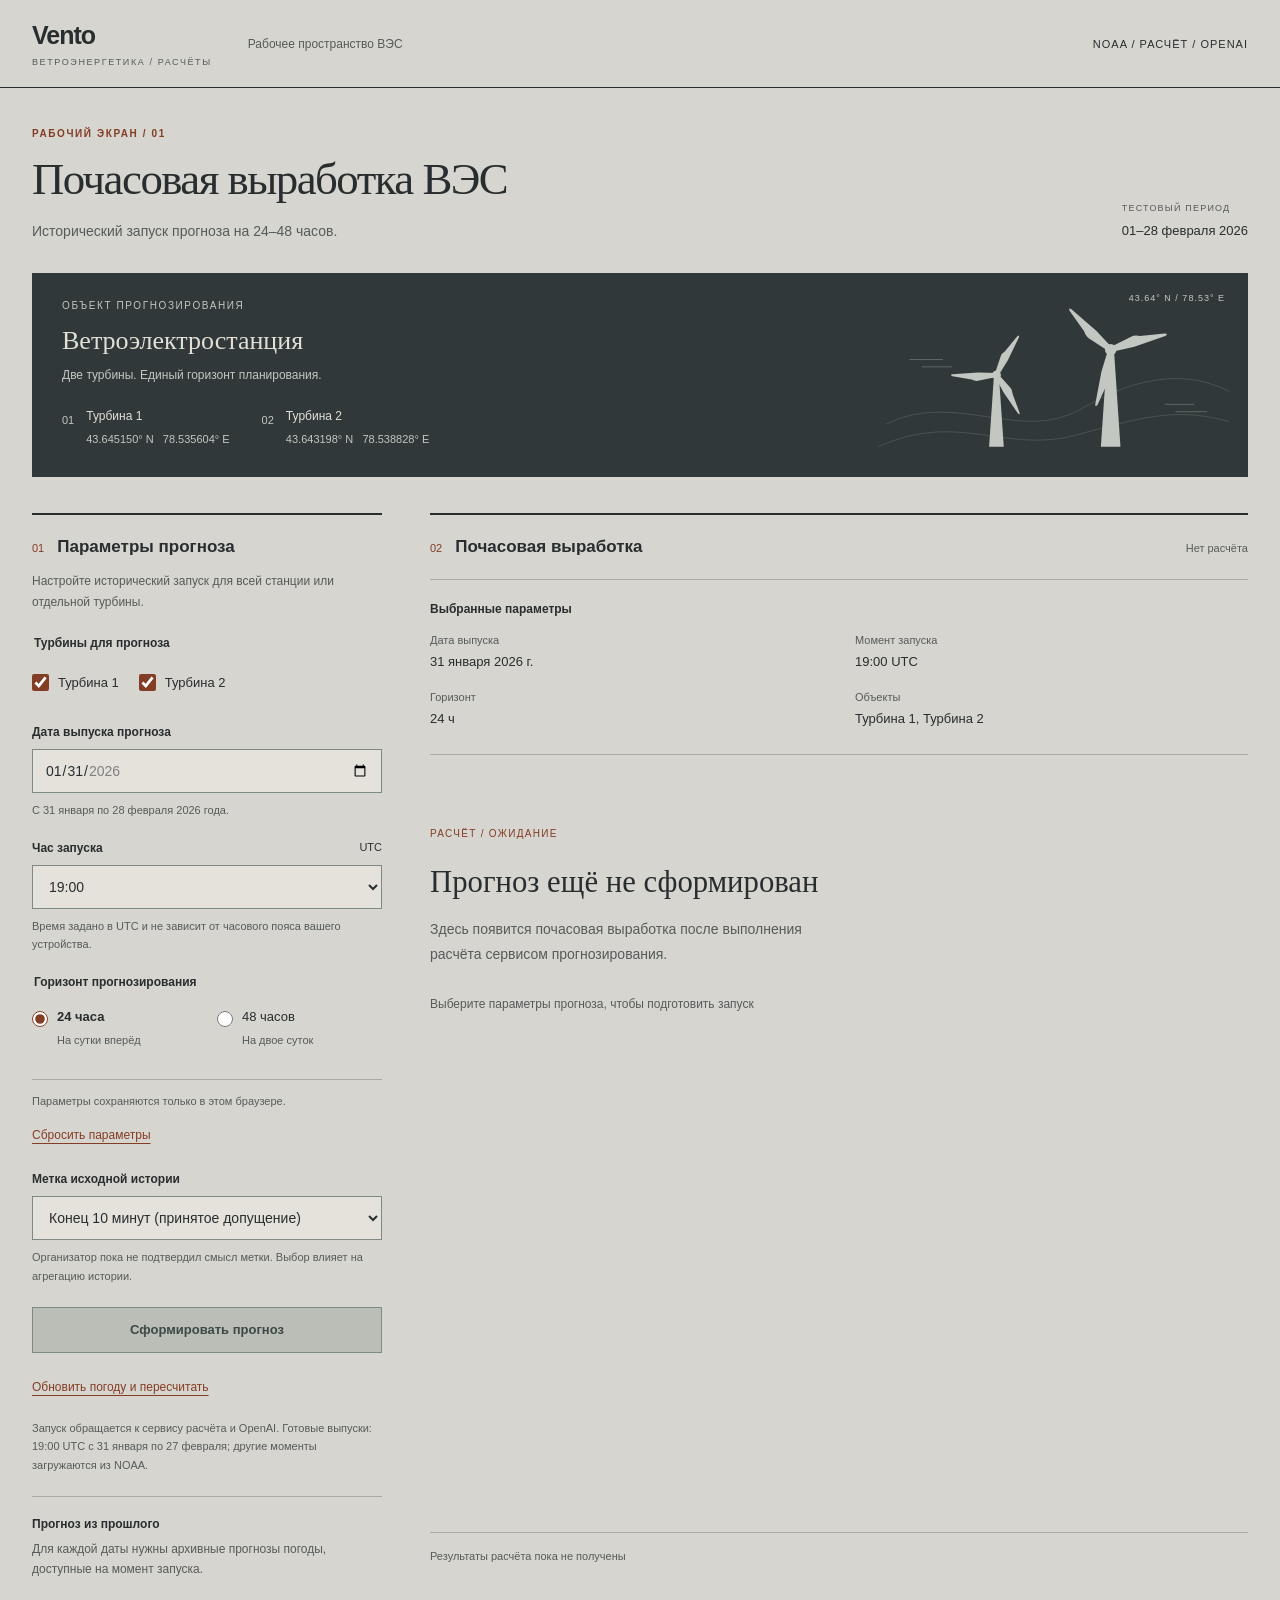
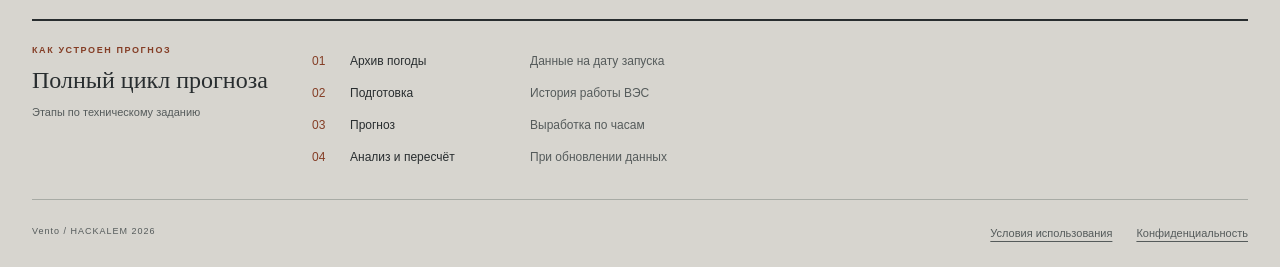
<file: ui/index.html>
<!doctype html>
<html lang="ru">
  <head>
    <meta charset="UTF-8">
    <meta name="viewport" content="width=device-width, initial-scale=1">
    <meta name="color-scheme" content="light">
    <title>Vento · почасовая выработка ВЭС</title>
    <link rel="stylesheet" href="./styles.css">
    <script type="module" src="./boot.mjs"></script>
  </head>
  <body>
    <a class="skip-link" href="#main">К содержимому</a>
    <header class="topbar">
      <a class="brand" href="./" aria-label="Vento, главная"><span>Vento<span class="brand-caption">ВЕТРОЭНЕРГЕТИКА / РАСЧЁТЫ</span></span></a>
      <span class="workspace-label">Рабочее пространство ВЭС</span>
      <span class="status">NOAA / расчёт / OpenAI</span>
    </header>
    <main id="main">
      <div class="page-heading">
        <div><p class="eyebrow">РАБОЧИЙ ЭКРАН / 01</p><h1>Почасовая выработка ВЭС</h1><p class="lead">Исторический запуск прогноза на 24–48 часов.</p></div>
        <div class="period-tag"><span>ТЕСТОВЫЙ ПЕРИОД</span><strong>01–28 февраля 2026</strong></div>
      </div>
      <section class="station-card" aria-labelledby="station-title">
        <div class="station-description">
          <p class="eyebrow">ОБЪЕКТ ПРОГНОЗИРОВАНИЯ</p><h2 id="station-title">Ветроэлектростанция</h2><p>Две турбины. Единый горизонт планирования.</p>
          <div class="turbines">
            <div><span class="turbine-number">01</span><div><strong>Турбина 1</strong><span>43.645150° N &nbsp; 78.535604° E</span></div></div>
            <div><span class="turbine-number">02</span><div><strong>Турбина 2</strong><span>43.643198° N &nbsp; 78.538828° E</span></div></div>
          </div>
        </div>
        <div class="station-art" aria-hidden="true">
          <svg viewBox="0 0 430 250" fill="none">
            <defs>
              <g id="turbine-rotor" fill="currentColor">
                <path id="turbine-blade" d="M-3 0  -9-29 Q-10-33-7-39 L-2-69 Q0-74 1-69 L4-29 3 0Z"/>
                <use href="#turbine-blade" transform="rotate(120)"/>
                <use href="#turbine-blade" transform="rotate(240)"/>
                <circle r="7"/>
              </g>
            </defs>
            <path d="M10 185C95 143 175 210 250 166s133-45 180-21M0 213c100-45 155 10 245-15s125-32 185-16" stroke="currentColor" opacity=".22"/>
            <path d="M142 125h6l6 88h-18Z M281 94h8l8 119h-24Z" fill="currentColor"/>
            <g transform="translate(145 125) scale(.78)">
              <g class="turbine-spin turbine-spin-small"><use href="#turbine-rotor" transform="rotate(30)"/></g>
            </g>
            <g transform="translate(285 94)">
              <g class="turbine-spin"><use href="#turbine-rotor" transform="rotate(-45)"/></g>
            </g>
            <g stroke="currentColor" stroke-linecap="round" opacity=".4">
              <path class="wind-flow" d="M39 106h40m-25 9h36"/>
              <path class="wind-flow wind-flow-late" d="M352 161h35m-22 9h38"/>
            </g>
          </svg><span>43.64° N / 78.53° E</span>
        </div>
      </section>
      <div class="workspace-grid">
        <section class="panel settings" aria-labelledby="settings-title">
          <div class="section-heading"><span class="step">01</span><h2 id="settings-title">Параметры прогноза</h2></div>
          <p class="section-description">Настройте исторический запуск для всей станции или отдельной турбины.</p>
          <form id="forecast-form" novalidate inert>
            <fieldset class="turbine-fieldset">
              <legend class="field-label">Турбины для прогноза</legend>
              <div class="turbine-options">
                <label><input type="checkbox" name="turbine" value="turbine_1" checked aria-describedby="turbines-error"><span>Турбина 1</span></label>
                <label><input type="checkbox" name="turbine" value="turbine_2" checked aria-describedby="turbines-error"><span>Турбина 2</span></label>
              </div>
              <p id="turbines-error" class="form-error" role="alert" hidden></p>
            </fieldset>
            <label class="field-label" for="issue-date">Дата выпуска прогноза</label>
            <input id="issue-date" name="issue-date" type="date" value="2026-01-31" min="2026-01-31" max="2026-02-28" required aria-describedby="date-hint date-error">
            <p id="date-error" class="form-error" role="alert" hidden></p>
            <p class="hint" id="date-hint">С 31 января по 28 февраля 2026 года.</p>
            <label class="field-label" for="issue-hour">Час запуска <span class="timezone-label">UTC</span></label>
            <select id="issue-hour" name="issue-hour" required aria-describedby="hour-hint hour-error"></select>
            <p id="hour-error" class="form-error" role="alert" hidden></p>
            <p class="hint" id="hour-hint">Время задано в UTC и не зависит от часового пояса вашего устройства.</p>
            <fieldset><legend class="field-label">Горизонт прогнозирования</legend><div class="horizon-options">
              <label><input type="radio" name="horizon" value="24" checked aria-describedby="horizon-error"><span><strong>24 часа</strong><small>На сутки вперёд</small></span></label>
              <label><input type="radio" name="horizon" value="48" aria-describedby="horizon-error"><span><strong>48 часов</strong><small>На двое суток</small></span></label>
            </div><p id="horizon-error" class="form-error" role="alert" hidden></p></fieldset>
            <div class="draft-controls"><p id="storage-status" class="hint" role="status"></p><button type="button" id="reset-selection" class="reset-button">Сбросить параметры</button></div>
            <label class="field-label" for="timestamp-role">Метка исходной истории</label>
            <select id="timestamp-role" name="timestamp-role"><option value="end" selected>Конец 10 минут (принятое допущение)</option><option value="start">Начало 10 минут (допущение)</option></select>
            <p class="hint">Организатор пока не подтвердил смысл метки. Выбор влияет на агрегацию истории.</p>
            <button class="run-button" type="submit" disabled aria-describedby="connection-hint">Сформировать прогноз</button>
            <button class="reset-button" id="refresh-weather" type="button">Обновить погоду и пересчитать</button>
            <p class="hint connection-hint" id="connection-hint">Запуск обращается к сервису расчёта и OpenAI. Готовые выпуски: 19:00 UTC с 31 января по 27 февраля; другие моменты загружаются из NOAA.</p>
          </form>
          <noscript><p class="form-error">Включите JavaScript, чтобы выбирать параметры прогноза.</p></noscript>
          <aside class="method-note"><strong>Прогноз из прошлого</strong><p>Для каждой даты нужны архивные прогнозы погоды, доступные на момент запуска.</p></aside>
        </section>
        <section class="panel results" aria-labelledby="results-title">
          <div class="results-heading"><div class="section-heading"><span class="step">02</span><h2 id="results-title">Почасовая выработка</h2></div><span class="neutral-tag">Нет расчёта</span></div>
          <div class="selection-preview" id="selection-region" aria-busy="false">
            <h3>Выбранные параметры</h3>
            <div id="selection-loading" class="skeleton" role="status" hidden>
              <span class="visually-hidden">Загружаем форму и восстанавливаем параметры.</span>
              <div aria-hidden="true"><span></span><span></span><span></span><span></span></div>
            </div>
            <dl id="selection-summary" hidden>
              <div><dt>Дата выпуска</dt><dd id="preview-date"></dd></div>
              <div><dt>Момент запуска</dt><dd id="preview-time"></dd></div>
              <div><dt>Горизонт</dt><dd id="preview-horizon"></dd></div>
              <div><dt>Объекты</dt><dd id="preview-turbines"></dd></div>
            </dl>
            <p id="selection-empty">Заполните параметры запуска, чтобы увидеть сводку.</p>
            <p id="selection-announcement" class="visually-hidden" role="status" aria-live="polite"></p>
          </div>
          <div class="empty-state">
            <p class="empty-index" aria-hidden="true">РАСЧЁТ / ОЖИДАНИЕ</p>
            <h3>Прогноз ещё не сформирован</h3><p>Здесь появится почасовая выработка после выполнения расчёта сервисом прогнозирования.</p>
            <span class="empty-caption">Выберите параметры прогноза, чтобы подготовить запуск</span>
          </div>
          <p id="run-status" role="status" aria-live="polite"></p>
          <div id="forecast-output" hidden></div>
          <div class="result-footer">Результаты расчёта пока не получены</div>
        </section>
      </div>
      <section class="process" aria-labelledby="process-title">
        <div class="process-intro"><p class="eyebrow">КАК УСТРОЕН ПРОГНОЗ</p><h2 id="process-title">Полный цикл прогноза</h2><p>Этапы по техническому заданию</p></div>
        <ol><li><span>01</span><strong>Архив погоды</strong><small>Данные на дату запуска</small></li><li><span>02</span><strong>Подготовка</strong><small>История работы ВЭС</small></li><li><span>03</span><strong>Прогноз</strong><small>Выработка по часам</small></li><li><span>04</span><strong>Анализ и пересчёт</strong><small>При обновлении данных</small></li></ol>
      </section>
      <footer class="page-footer"><span>Vento / HACKALEM 2026</span><nav aria-label="Документы сайта"><a href="./terms.html">Условия использования</a><a href="./privacy.html">Конфиденциальность</a></nav></footer>
    </main>
  </body>
</html>
</file>
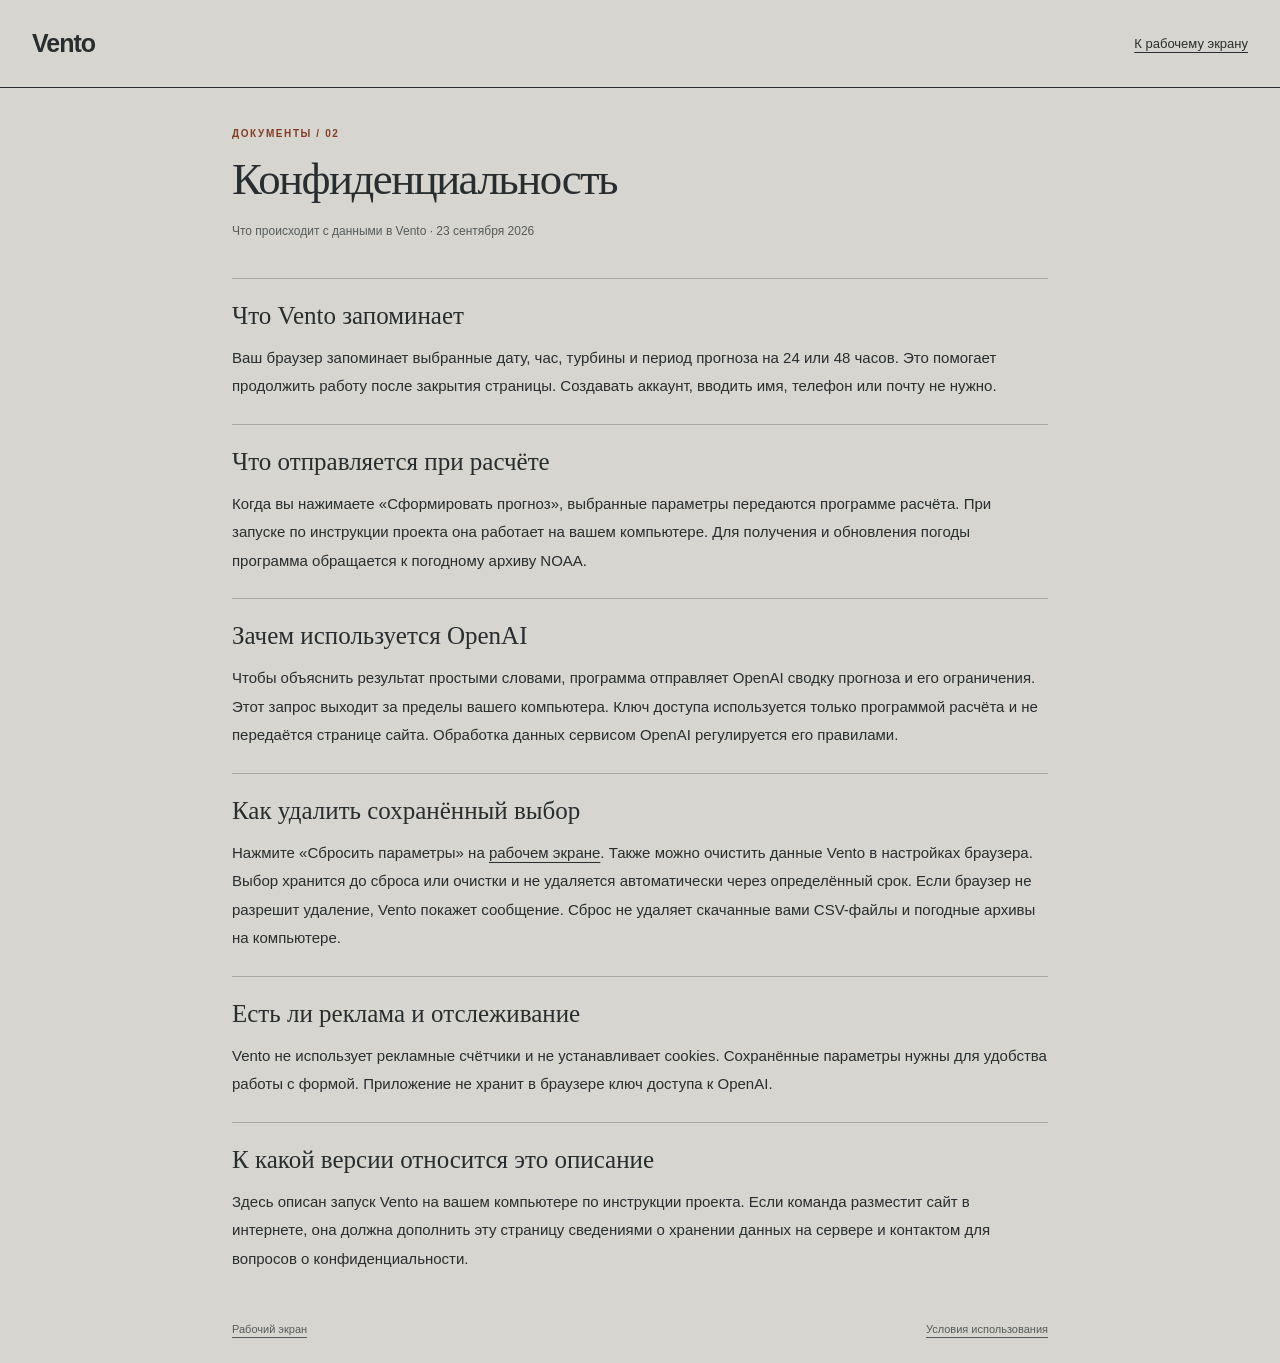
<file: ui/privacy.html>
<!doctype html>
<html lang="ru">
<head>
  <meta charset="UTF-8">
  <meta name="viewport" content="width=device-width, initial-scale=1">
  <title>Конфиденциальность · Vento</title>
  <link rel="stylesheet" href="./styles.css">
</head>
<body>
  <a class="skip-link" href="#main">К содержимому</a>
  <header class="topbar"><a class="brand" href="./">Vento</a><a class="back-link" href="./">К рабочему экрану</a></header>
  <main id="main" class="document-page">
    <p class="eyebrow">ДОКУМЕНТЫ / 02</p>
    <h1>Конфиденциальность</h1>
    <p class="document-meta">Что происходит с данными в Vento · 23 сентября 2026</p>
    <section><h2>Что Vento запоминает</h2><p>Ваш браузер запоминает выбранные дату, час, турбины и период прогноза на 24 или 48 часов. Это помогает продолжить работу после закрытия страницы. Создавать аккаунт, вводить имя, телефон или почту не нужно.</p></section>
    <section><h2>Что отправляется при расчёте</h2><p>Когда вы нажимаете «Сформировать прогноз», выбранные параметры передаются программе расчёта. При запуске по инструкции проекта она работает на вашем компьютере. Для получения и обновления погоды программа обращается к погодному архиву NOAA.</p></section>
    <section><h2>Зачем используется OpenAI</h2><p>Чтобы объяснить результат простыми словами, программа отправляет OpenAI сводку прогноза и его ограничения. Этот запрос выходит за пределы вашего компьютера. Ключ доступа используется только программой расчёта и не передаётся странице сайта. Обработка данных сервисом OpenAI регулируется его правилами.</p></section>
    <section><h2>Как удалить сохранённый выбор</h2><p>Нажмите «Сбросить параметры» на <a href="./#forecast-form">рабочем экране</a>. Также можно очистить данные Vento в настройках браузера. Выбор хранится до сброса или очистки и не удаляется автоматически через определённый срок. Если браузер не разрешит удаление, Vento покажет сообщение. Сброс не удаляет скачанные вами CSV-файлы и погодные архивы на компьютере.</p></section>
    <section><h2>Есть ли реклама и отслеживание</h2><p>Vento не использует рекламные счётчики и не устанавливает cookies. Сохранённые параметры нужны для удобства работы с формой. Приложение не хранит в браузере ключ доступа к OpenAI.</p></section>
    <section><h2>К какой версии относится это описание</h2><p>Здесь описан запуск Vento на вашем компьютере по инструкции проекта. Если команда разместит сайт в интернете, она должна дополнить эту страницу сведениями о хранении данных на сервере и контактом для вопросов о конфиденциальности.</p></section>
    <footer class="page-footer"><a href="./">Рабочий экран</a><a href="./terms.html">Условия использования</a></footer>
  </main>
</body>
</html>
</file>
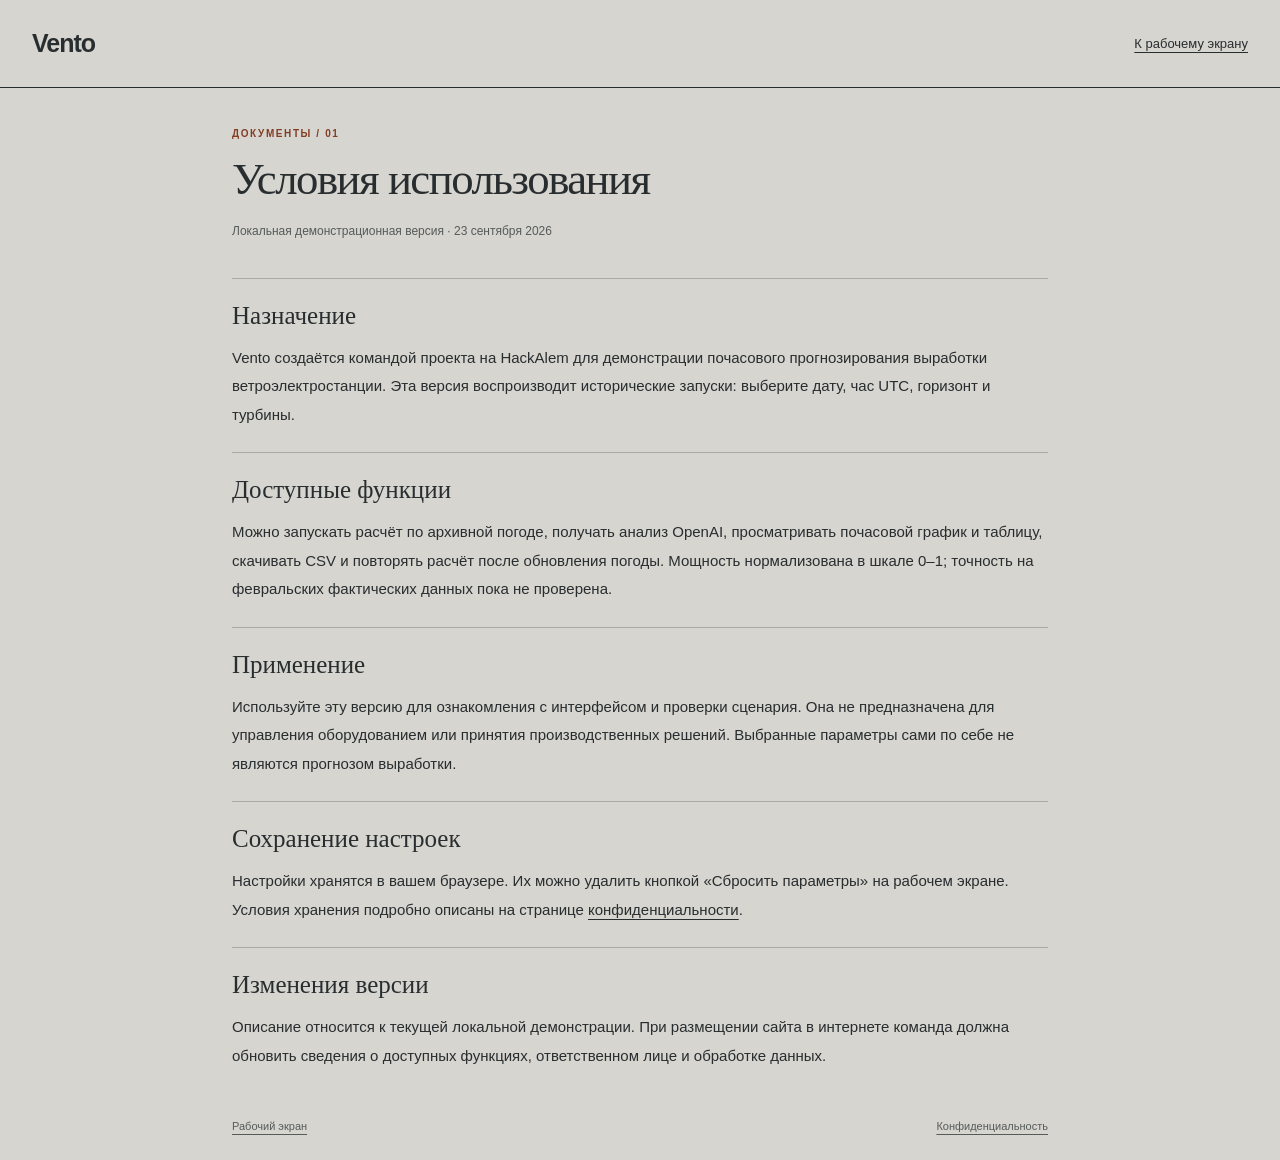
<file: ui/terms.html>
<!doctype html>
<html lang="ru">
<head>
  <meta charset="UTF-8">
  <meta name="viewport" content="width=device-width, initial-scale=1">
  <title>Условия использования · Vento</title>
  <link rel="stylesheet" href="./styles.css">
</head>
<body>
  <a class="skip-link" href="#main">К содержимому</a>
  <header class="topbar"><a class="brand" href="./">Vento</a><a class="back-link" href="./">К рабочему экрану</a></header>
  <main id="main" class="document-page">
    <p class="eyebrow">ДОКУМЕНТЫ / 01</p>
    <h1>Условия использования</h1>
    <p class="document-meta">Локальная демонстрационная версия · 23 сентября 2026</p>
    <section><h2>Назначение</h2><p>Vento создаётся командой проекта на HackAlem для демонстрации почасового прогнозирования выработки ветроэлектростанции. Эта версия воспроизводит исторические запуски: выберите дату, час UTC, горизонт и турбины.</p></section>
    <section><h2>Доступные функции</h2><p>Можно запускать расчёт по архивной погоде, получать анализ OpenAI, просматривать почасовой график и таблицу, скачивать CSV и повторять расчёт после обновления погоды. Мощность нормализована в шкале 0–1; точность на февральских фактических данных пока не проверена.</p></section>
    <section><h2>Применение</h2><p>Используйте эту версию для ознакомления с интерфейсом и проверки сценария. Она не предназначена для управления оборудованием или принятия производственных решений. Выбранные параметры сами по себе не являются прогнозом выработки.</p></section>
    <section><h2>Сохранение настроек</h2><p>Настройки хранятся в вашем браузере. Их можно удалить кнопкой «Сбросить параметры» на рабочем экране. Условия хранения подробно описаны на странице <a href="./privacy.html">конфиденциальности</a>.</p></section>
    <section><h2>Изменения версии</h2><p>Описание относится к текущей локальной демонстрации. При размещении сайта в интернете команда должна обновить сведения о доступных функциях, ответственном лице и обработке данных.</p></section>
    <footer class="page-footer"><a href="./">Рабочий экран</a><a href="./privacy.html">Конфиденциальность</a></footer>
  </main>
</body>
</html>
</file>
<file: ui/styles.css>
:root {
  font-family: Arial, Helvetica, sans-serif;
  color: #282d2f;
  background: #d7d5cf;
  font-synthesis: none;
  --paper: #d7d5cf;
  --field: #e5e2db;
  --ink: #282d2f;
  --muted: #555b5b;
  --line: #a8aba5;
  --accent: #843d25;
}
* { box-sizing: border-box; }
.power-chart { display: block; width: 100%; min-width: 260px; background: #fff; border: 1px solid #b8bec4; }
.power-chart text { fill: var(--muted); font-size: 12px; }
.table-scroll { overflow-x: auto; max-height: 450px; }
#forecast-output table { border-collapse: collapse; font-size: 12px; width: 100%; }
#forecast-output th, #forecast-output td { padding: 8px; border-bottom: 1px solid var(--line); text-align: left; white-space: nowrap; }
#forecast-output p, #forecast-output li, #run-status { font-size: 13px; line-height: 1.6; }
#forecast-output details { margin: 18px 0; }
#refresh-weather { margin-top: 12px; }
body { margin: 0; }
a { color: inherit; text-underline-offset: 4px; }
button, input, select { border-radius: 0; font: inherit; }
[hidden] { display: none !important; }
:focus-visible { outline: 2px solid var(--accent); outline-offset: 4px; }
.skip-link { position: absolute; left: 16px; top: -80px; padding: 12px; background: var(--field); z-index: 5; }
.skip-link:focus { top: 12px; }
.topbar { min-height: 88px; display: flex; align-items: center; gap: 36px; padding: 20px max(32px, calc((100vw - 1280px) / 2)); border-bottom: 1px solid var(--ink); }
.brand { font-size: 25px; font-weight: 700; letter-spacing: -1px; text-decoration: none; }
.brand-caption { display: block; margin-top: 7px; color: var(--muted); font-size: 9px; font-weight: 400; letter-spacing: 1.6px; }
.workspace-label { font-size: 12px; color: var(--muted); }
.status { margin-left: auto; font-size: 11px; text-transform: uppercase; letter-spacing: 1px; white-space: nowrap; }
main { max-width: 1344px; margin: auto; padding: 40px 32px 0; }
.page-heading { display: flex; justify-content: space-between; align-items: flex-end; gap: 30px; margin-bottom: 30px; }
.eyebrow { margin: 0 0 15px; font-size: 10px; font-weight: 700; letter-spacing: 1.6px; color: var(--accent); }
h1 { font-family: Georgia, 'Times New Roman', serif; font-size: clamp(30px, 3.5vw, 46px); font-weight: 400; line-height: 1.15; letter-spacing: -1.5px; margin: 0; }
.lead { font-size: 14px; color: var(--muted); line-height: 1.7; margin: 14px 0 0; }
.period-tag { padding-bottom: 4px; }
.period-tag span { display: block; font-size: 9px; letter-spacing: 1.2px; color: var(--muted); margin-bottom: 8px; }
.period-tag strong { font-size: 13px; white-space: nowrap; font-weight: 400; }
.station-card { display: flex; min-height: 204px; margin-bottom: 36px; background: #303839; color: #e2dfd6; overflow: hidden; }
.station-description { flex: 1; padding: 27px 30px; }
.station-card .eyebrow { color: #c2c7c1; font-weight: 400; }
.station-card h2 { font-family: Georgia, 'Times New Roman', serif; font-size: 26px; font-weight: 400; margin: 0; }
.station-description > p:not(.eyebrow) { font-size: 12px; line-height: 1.6; margin: 10px 0 23px; color: #c2c7c1; }
.turbines { display: flex; gap: 32px; flex-wrap: wrap; }
.turbines > div { display: flex; gap: 12px; align-items: center; }
.turbine-number { color: #c2c7c1; font-size: 11px; padding-bottom: 15px; }
.turbines strong { display: block; font-size: 12px; font-weight: 400; margin-bottom: 6px; }
.turbines div div span { color: #c2c7c1; font-size: 11px; font-variant-numeric: tabular-nums; }
.station-art { position: relative; width: 32%; min-width: 220px; color: #c2c7c1; }
.station-art svg { position: absolute; inset: 0; width: 100%; height: 100%; }
.station-art > span { position: absolute; top: 20px; right: 23px; font-size: 9px; letter-spacing: 1px; }
/* Keep rotor placement on the parent; rotate around the local hub, never its bounding box. */
.station-art .turbine-spin { transform-box: view-box; transform-origin: 0 0; }
@media (prefers-reduced-motion: no-preference) {
  .station-art .turbine-spin { animation: turbine-turn 14s linear infinite; }
  .station-art .turbine-spin-small { animation-duration: 11s; }
  .station-art .wind-flow { animation: wind-drift 5s linear infinite; }
  .station-art .wind-flow-late { animation-delay: -2.5s; animation-duration: 6s; }
}
@keyframes turbine-turn {
  from { transform: rotate(0deg); }
  to { transform: rotate(360deg); }
}
@keyframes wind-drift {
  0% { transform: translateX(-26px); opacity: 0; }
  20%, 70% { opacity: 1; }
  100% { transform: translateX(26px); opacity: 0; }
}
.workspace-grid { display: grid; grid-template-columns: 350px minmax(0, 1fr); column-gap: 48px; }
.panel { min-width: 0; border-top: 2px solid var(--ink); }
.settings { padding: 22px 0 0; }
.section-heading { display: flex; align-items: baseline; gap: 13px; }
.step { color: var(--accent); font-size: 11px; font-variant-numeric: tabular-nums; }
.section-heading h2 { font-size: 17px; font-weight: 600; margin: 0; }
.section-description { font-size: 12px; color: var(--muted); line-height: 1.7; margin: 14px 0 24px; }
.field-label { display: block; font-size: 12px; font-weight: 600; margin-bottom: 10px; }
input[type='date'], select { display: block; width: 100%; min-height: 44px; border: 1px solid #7f8986; background: var(--field); color: var(--ink); padding: 10px 12px; font-size: 14px; }
input[aria-invalid='true'], select[aria-invalid='true'] { border-color: var(--accent); }
.hint { color: var(--muted); font-size: 11px; line-height: 1.7; margin: 8px 0 21px; }
fieldset { border: 0; padding: 0; margin: 0 0 21px; min-width: 0; }
.horizon-options { display: flex; gap: 20px; }
.horizon-options label { display: flex; align-items: flex-start; gap: 9px; flex: 1; padding: 10px 0; min-height: 44px; cursor: pointer; }
.horizon-options input { accent-color: var(--accent); margin: 2px 0 0; width: 16px; height: 16px; flex-shrink: 0; }
.horizon-options label > span { display: block; }
.horizon-options strong { display: block; font-size: 13px; font-weight: 400; margin-bottom: 6px; }
.horizon-options small { color: var(--muted); font-size: 11px; }
.horizon-options input:checked + span strong { font-weight: 700; }
.timezone-label { float: right; font-size: 11px; font-weight: 400; }
.turbine-options { display: flex; flex-wrap: wrap; gap: 20px; }
.turbine-options label { display: flex; align-items: center; gap: 9px; min-height: 44px; font-size: 13px; cursor: pointer; }
.turbine-options input { accent-color: var(--accent); width: 17px; height: 17px; margin: 0; }
.draft-controls { margin-bottom: 15px; border-top: 1px solid var(--line); padding-top: 12px; }
.draft-controls .hint { margin: 0 0 2px; min-height: 19px; }
.reset-button { border: 0; background: transparent; color: var(--accent); font-size: 12px; min-height: 44px; padding: 8px 0; cursor: pointer; text-decoration: underline; text-underline-offset: 4px; }
.run-button { width: 100%; min-height: 46px; border: 1px solid #7f8986; background: #babeb7; color: #3d4947; padding: 12px; font-size: 13px; font-weight: 600; }
.run-button:disabled { cursor: not-allowed; }
.connection-hint { margin: 10px 0 21px; }
.form-error { color: #7c2c17; font-size: 12px; line-height: 1.7; margin: 8px 0; }
.method-note { border-top: 1px solid var(--line); padding-top: 17px; }
.method-note strong { font-size: 12px; font-weight: 600; }
.method-note p { color: var(--muted); font-size: 12px; line-height: 1.7; margin: 7px 0 0; }
.results { display: flex; flex-direction: column; }
.results-heading { display: flex; justify-content: space-between; align-items: baseline; flex-wrap: wrap; gap: 12px; padding: 22px 0; border-bottom: 1px solid var(--line); }
.neutral-tag { font-size: 11px; color: var(--muted); }
.selection-preview { padding: 22px 0 24px; border-bottom: 1px solid var(--line); min-height: 166px; }
.selection-preview h3 { font-size: 12px; font-weight: 600; margin: 0 0 18px; }
.selection-preview dl { display: grid; grid-template-columns: 1fr 1fr; gap: 18px 32px; margin: 0; }
.selection-preview dt { color: var(--muted); font-size: 11px; margin-bottom: 6px; }
.selection-preview dd { font-size: 13px; margin: 0; line-height: 1.6; overflow-wrap: anywhere; }
.selection-preview > p { color: var(--muted); font-size: 12px; line-height: 1.7; margin: 0; }
.visually-hidden { position: absolute; width: 1px; height: 1px; padding: 0; margin: -1px; overflow: hidden; clip-path: inset(50%); white-space: nowrap; border: 0; }
.skeleton > div { display: grid; grid-template-columns: 1fr 1fr; gap: 22px 32px; padding: 2px 0; }
.skeleton span:not(.visually-hidden) { display: block; background: #b8bdb6; height: 24px; width: 78%; }
.empty-state { flex: 1; padding: 70px 0 45px; min-height: 290px; }
.empty-state .empty-index { font-size: 10px; letter-spacing: 1.3px; color: var(--accent); margin: 0 0 20px; }
.empty-state h3 { font-family: Georgia, 'Times New Roman', serif; font-size: clamp(24px, 2.4vw, 32px); font-weight: 400; line-height: 1.25; margin: 0 0 16px; }
.empty-state p { max-width: 420px; font-size: 14px; line-height: 1.8; color: var(--muted); margin: 0; }
.empty-caption { display: block; margin-top: 26px; color: var(--muted); font-size: 12px; line-height: 1.7; }
.result-footer { border-top: 1px solid var(--line); padding: 17px 0; font-size: 11px; color: var(--muted); }
.process { margin-top: 40px; border-top: 2px solid var(--ink); border-bottom: 1px solid var(--line); padding: 24px 0 26px; display: flex; gap: 40px; }
.process-intro { flex: 0 0 240px; }
.process .eyebrow { font-size: 9px; margin-bottom: 12px; }
.process h2 { font-family: Georgia, 'Times New Roman', serif; font-size: 24px; font-weight: 400; margin: 0; }
.process-intro > p:last-child { color: var(--muted); font-size: 11px; line-height: 1.6; margin: 10px 0 0; }
.process ol { list-style: none; padding: 0; margin: 0; flex: 1; }
.process li { display: grid; grid-template-columns: 28px 170px 1fr; gap: 10px; padding: 9px 0; font-size: 12px; }
.process li > span { color: var(--accent); font-variant-numeric: tabular-nums; }
.process li strong { font-weight: 400; }
.process li small { color: var(--muted); font-size: 12px; }
.page-footer { display: flex; justify-content: space-between; flex-wrap: wrap; gap: 16px; font-size: 11px; color: var(--muted); padding: 24px 0; line-height: 1.7; }
.page-footer > span { letter-spacing: 1px; font-size: 9px; }
.page-footer nav { display: flex; flex-wrap: wrap; gap: 24px; }
.back-link { margin-left: auto; font-size: 13px; }
.document-page { max-width: 880px; }
.document-meta { color: var(--muted); font-size: 12px; margin: 18px 0 40px; }
.document-page section { padding: 23px 0; border-top: 1px solid var(--line); }
.document-page h2 { font-family: Georgia, 'Times New Roman', serif; font-size: 25px; font-weight: 400; margin: 0 0 14px; }
.document-page section p { font-size: 15px; line-height: 1.9; margin: 0; }
.document-page code { font-family: inherit; overflow-wrap: anywhere; }
@media (max-width: 1050px) {
  .workspace-label { display: none; }
  .workspace-grid { grid-template-columns: 310px minmax(0, 1fr); gap: 32px; }
  .station-art { min-width: 180px; }
  .turbines { gap: 20px; }
  .process { flex-direction: column; gap: 18px; }
  .process-intro { flex-basis: auto; }
}
@media (max-width: 760px) {
  .topbar { padding: 18px 20px; gap: 16px; }
  .brand { font-size: 22px; }
  .brand-caption { font-size: 8px; letter-spacing: 1px; }
  .status { max-width: 120px; white-space: normal; line-height: 1.6; font-size: 9px; }
  main { padding: 28px 20px 0; }
  .page-heading { flex-direction: column; align-items: flex-start; gap: 22px; }
  .station-description { padding: 25px 22px; }
  .station-art { display: none; }
  .workspace-grid { grid-template-columns: 1fr; row-gap: 34px; }
  .empty-state { min-height: 250px; padding-top: 44px; }
  .process li { grid-template-columns: 22px 1fr; row-gap: 6px; }
  .process li small { grid-column: 2; }
  .page-footer { flex-direction: column; }
  .page-footer nav { gap: 16px; }
  .back-link { font-size: 11px; }
  .document-page section p { font-size: 14px; }
}
@media (prefers-reduced-motion: reduce) { html { scroll-behavior: auto; } }
</file>
